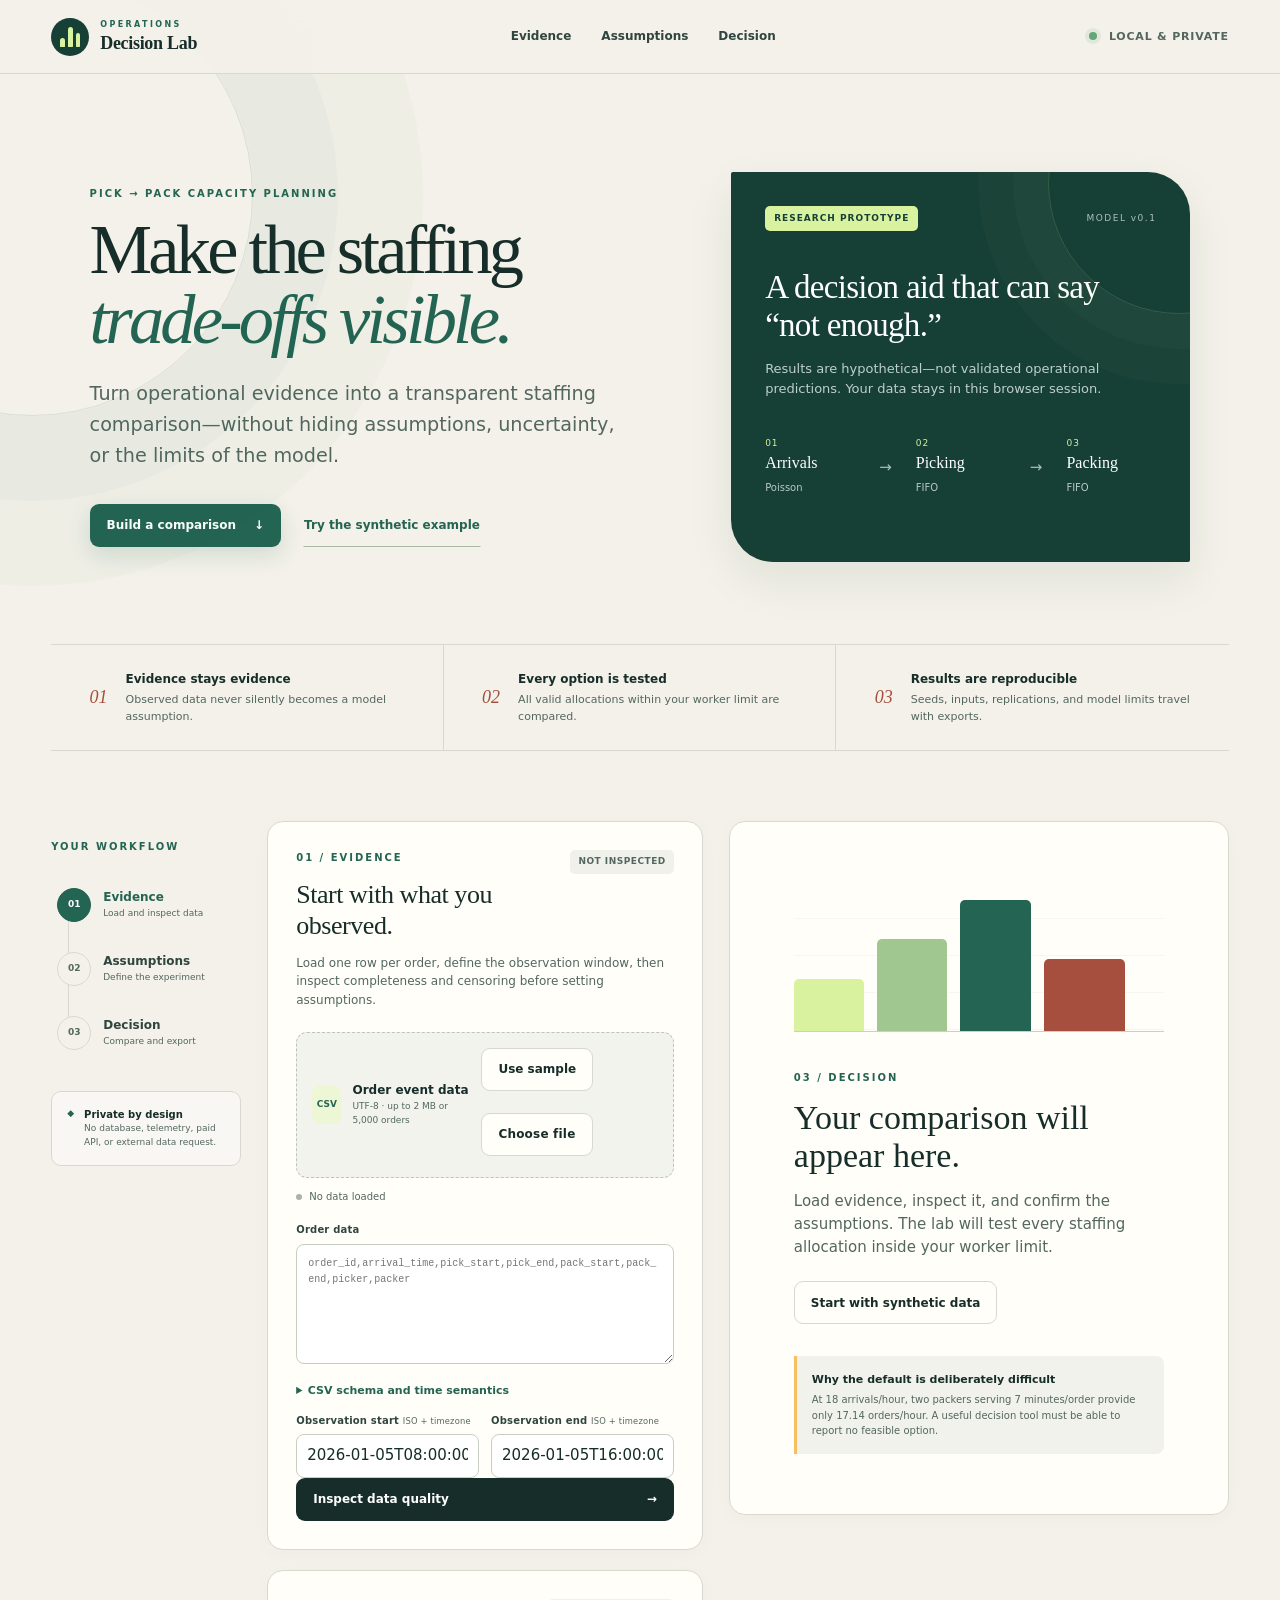
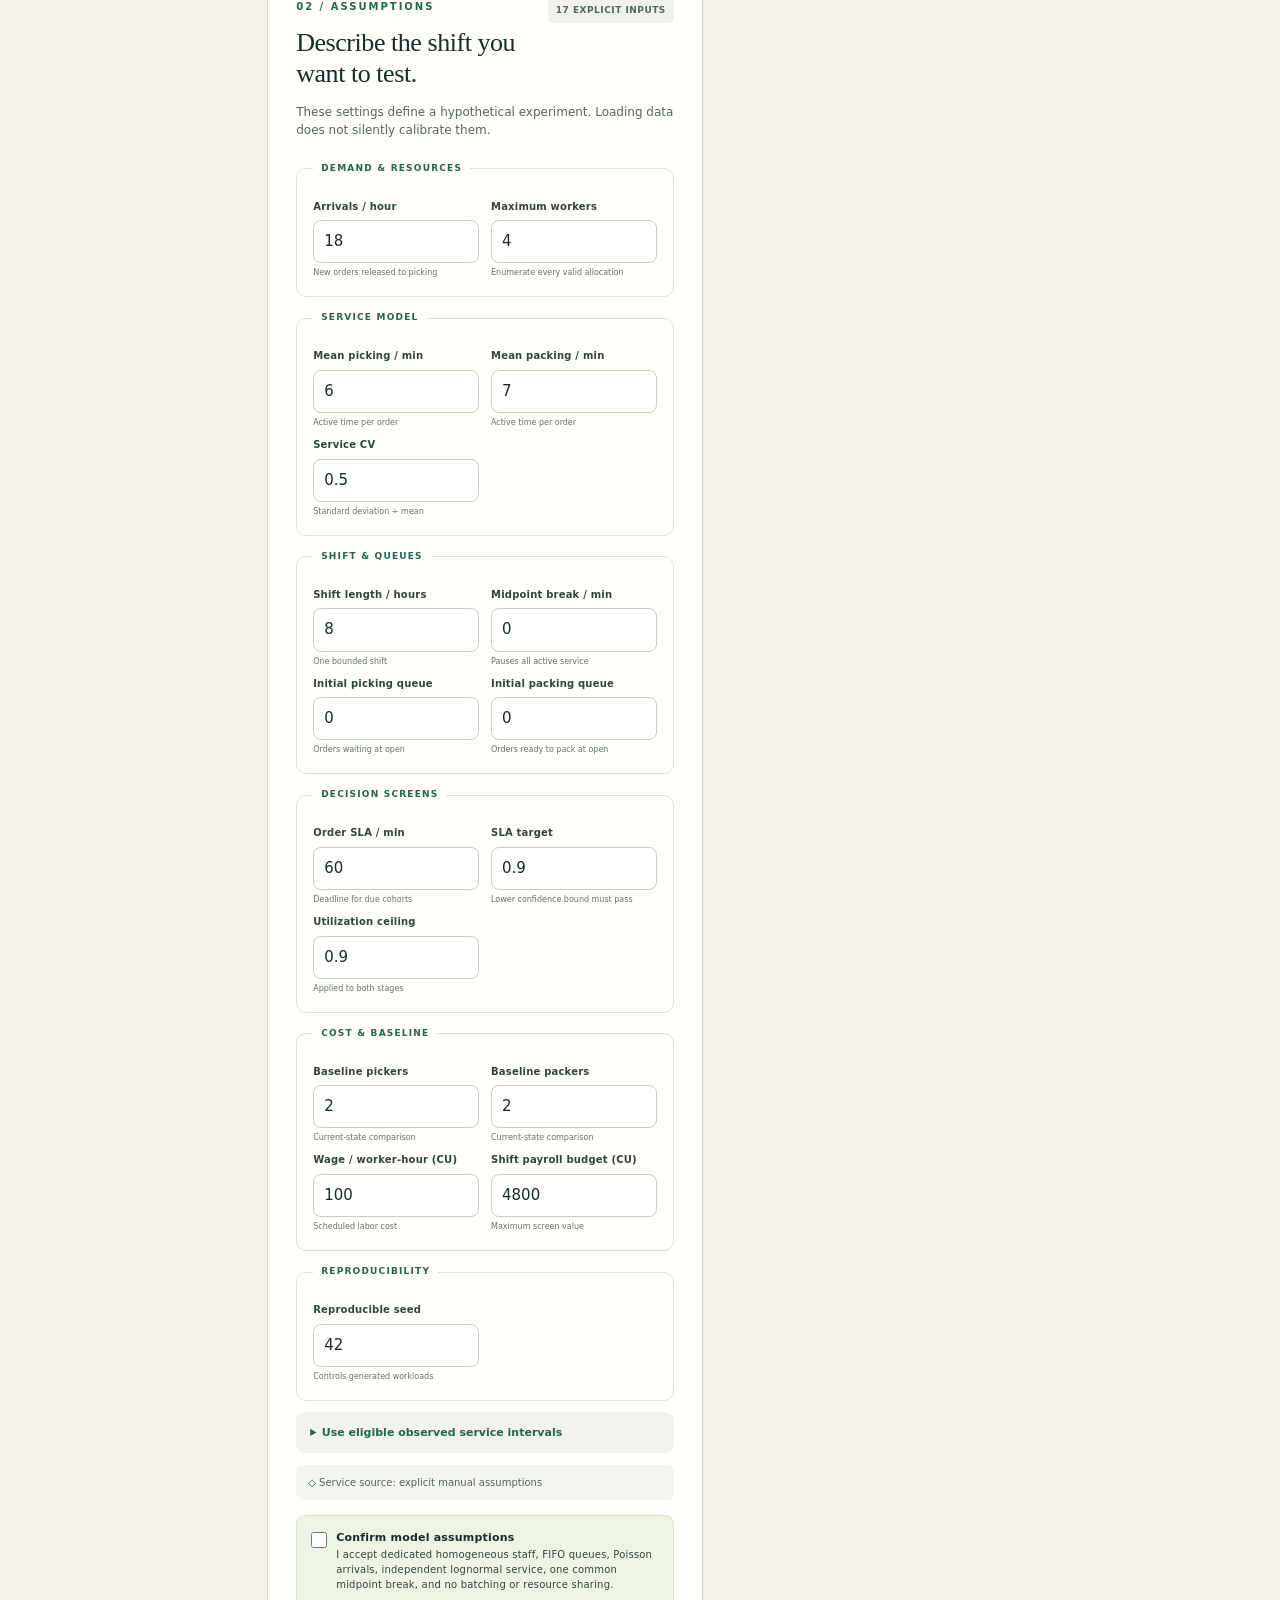
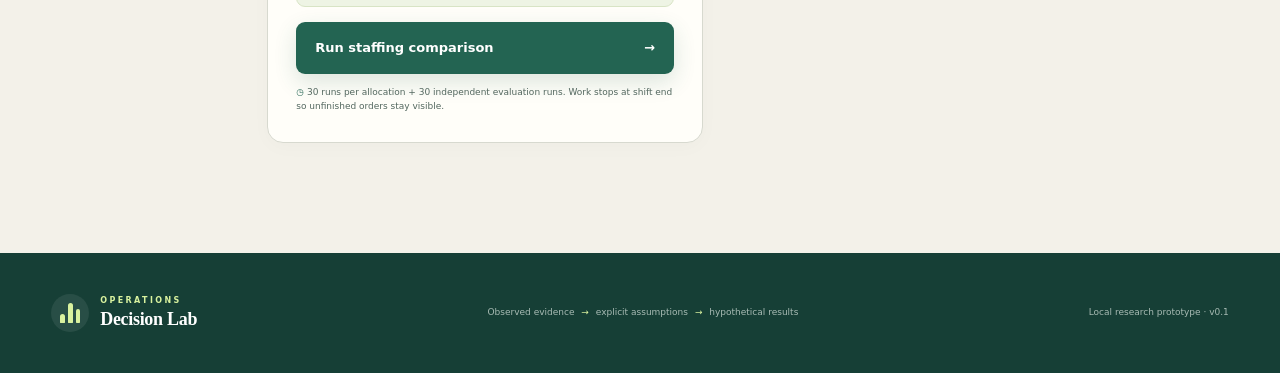
<file: docs/index.html>
<!doctype html>
<html lang="en">
<head>
  <meta charset="utf-8">
  <meta name="viewport" content="width=device-width, initial-scale=1">
  <meta name="description" content="A local, auditable workbench for testing pick-and-pack staffing assumptions.">
  <title>Operations Decision Lab</title>
  <link rel="stylesheet" href="static/style.css">
  <script src="static/static-engine.js" defer></script>
  <script src="static/app.js" defer></script>
</head>
<body>
  <a class="skip" href="#workspace">Skip to workbench</a>
  <header class="site-header">
    <a class="brand" href="/" aria-label="Operations Decision Lab home">
      <span class="brand-mark" aria-hidden="true"><i></i><i></i><i></i></span>
      <span><small>OPERATIONS</small><strong>Decision Lab</strong></span>
    </a>
    <nav aria-label="Page sections"><a href="#evidence">Evidence</a><a href="#assumptions-panel">Assumptions</a><a href="#decision-output">Decision</a></nav>
    <div class="local-status"><span aria-hidden="true"></span> Local &amp; private</div>
  </header>

  <main id="workspace">
    <section class="hero" aria-labelledby="page-title">
      <div class="hero-copy">
        <p class="eyebrow">PICK → PACK CAPACITY PLANNING</p>
        <h1 id="page-title">Make the staffing<br><em>trade-offs visible.</em></h1>
        <p class="lede">Turn operational evidence into a transparent staffing comparison—without hiding assumptions, uncertainty, or the limits of the model.</p>
        <div class="hero-actions"><a class="button primary" href="#evidence">Build a comparison <span aria-hidden="true">↓</span></a><button id="hero-sample" class="button text-button" type="button">Try the synthetic example</button></div>
      </div>
      <aside class="hero-card" aria-label="Model summary">
        <div class="hero-card-top"><span class="status-chip">RESEARCH PROTOTYPE</span><span class="version">MODEL v0.1</span></div>
        <h2>A decision aid that can say “not enough.”</h2>
        <p>Results are hypothetical—not validated operational predictions. Your data stays in this browser session.</p>
        <div class="flow" role="group" aria-label="Modeled workflow"><div><span>01</span><strong>Arrivals</strong><small>Poisson</small></div><b aria-hidden="true">→</b><div><span>02</span><strong>Picking</strong><small>FIFO</small></div><b aria-hidden="true">→</b><div><span>03</span><strong>Packing</strong><small>FIFO</small></div></div>
      </aside>
    </section>

    <section class="trust-strip" aria-label="Product principles">
      <div><span>01</span><p><strong>Evidence stays evidence</strong>Observed data never silently becomes a model assumption.</p></div>
      <div><span>02</span><p><strong>Every option is tested</strong>All valid allocations within your worker limit are compared.</p></div>
      <div><span>03</span><p><strong>Results are reproducible</strong>Seeds, inputs, replications, and model limits travel with exports.</p></div>
    </section>

    <div class="lab-layout">
      <aside class="workflow" aria-label="Comparison progress">
        <p class="eyebrow">YOUR WORKFLOW</p>
        <ol>
          <li id="progress-evidence" class="active"><a href="#evidence"><span>01</span><div><strong>Evidence</strong><small>Load and inspect data</small></div></a></li>
          <li id="progress-assumptions"><a href="#assumptions-panel"><span>02</span><div><strong>Assumptions</strong><small>Define the experiment</small></div></a></li>
          <li id="progress-decision"><a href="#decision-output"><span>03</span><div><strong>Decision</strong><small>Compare and export</small></div></a></li>
        </ol>
        <div class="privacy-note"><span aria-hidden="true">◆</span><p><strong>Private by design</strong>No database, telemetry, paid API, or external data request.</p></div>
      </aside>

      <div class="builder">
        <section class="panel input-panel" id="evidence">
          <div class="panel-heading"><div><p class="section-number">01 / EVIDENCE</p><h2>Start with what you observed.</h2></div><span class="panel-state" id="evidence-state">Not inspected</span></div>
          <p class="panel-intro">Load one row per order, define the observation window, then inspect completeness and censoring before setting assumptions.</p>
          <div class="source-picker"><div class="source-copy"><span class="source-icon" aria-hidden="true">CSV</span><div><strong>Order event data</strong><small>UTF-8 · up to 2 MB or 5,000 orders</small></div></div><div class="button-row"><button id="sample" class="button secondary" type="button">Use sample</button><label class="button secondary file-label" for="file">Choose file<input type="file" id="file" accept=".csv,text/csv"></label></div></div>
          <p id="origin" class="data-origin"><span></span>No data loaded</p>
          <label for="csv">Order data</label>
          <textarea id="csv" rows="6" spellcheck="false" placeholder="order_id,arrival_time,pick_start,pick_end,pack_start,pack_end,picker,packer"></textarea>
          <details><summary>CSV schema and time semantics</summary><p>Required headers: order_id, arrival_time, pick_start, pick_end, pack_start, pack_end. Optional: picker, packer. Use ISO timestamps with offsets. Arrival means release to picking. Blank incomplete stages are allowed; completion-only stages never become active service time.</p></details>
          <div class="field-pair"><div><label for="window_start">Observation start <small>ISO + timezone</small></label><input id="window_start" type="text" value="2026-01-05T08:00:00+00:00"></div><div><label for="window_end">Observation end <small>ISO + timezone</small></label><input id="window_end" type="text" value="2026-01-05T16:00:00+00:00"></div></div>
          <button id="inspect" class="button dark wide" type="button"><span>Inspect data quality</span><span aria-hidden="true">→</span></button>
          <div id="quality" class="quality-report" aria-live="polite"></div>
        </section>

        <section class="panel input-panel" id="assumptions-panel">
          <div class="panel-heading"><div><p class="section-number">02 / ASSUMPTIONS</p><h2>Describe the shift you want to test.</h2></div><span class="panel-state">17 explicit inputs</span></div>
          <p class="panel-intro">These settings define a hypothetical experiment. Loading data does not silently calibrate them.</p>
          <form id="assumptions">
            <div class="fields" id="fields"></div>
            <details class="adoption-card"><summary>Use eligible observed service intervals</summary><p>Only complete, non-overlapping data can supply service means. Arrival rate, variability, backlog, and the calendar remain your assumptions.</p><label class="check"><input id="active" type="checkbox"><span>I confirm the recorded intervals represent uninterrupted active service.</span></label><button id="adopt" type="button" class="button secondary">Adopt inspected means</button></details>
            <p id="service-source" class="service-source"><span aria-hidden="true">◇</span> Service source: explicit manual assumptions</p>
            <label class="check confirmation"><input id="confirm" type="checkbox" required><span><strong>Confirm model assumptions</strong>I accept dedicated homogeneous staff, FIFO queues, Poisson arrivals, independent lognormal service, one common midpoint break, and no batching or resource sharing.</span></label>
            <button id="compare" class="button primary wide compare-button" type="submit"><span>Run staffing comparison</span><span aria-hidden="true">→</span></button>
          </form>
          <p class="run-note"><span aria-hidden="true">◷</span> 30 runs per allocation + 30 independent evaluation runs. Work stops at shift end so unfinished orders stay visible.</p>
        </section>
      </div>

      <section class="output" id="decision-output" aria-label="Decision results">
        <div id="message" role="status" aria-live="polite" hidden></div>
        <div id="empty" class="empty-state">
          <div class="empty-visual" aria-hidden="true"><span></span><span></span><span></span><i></i></div>
          <p class="section-number">03 / DECISION</p><h2>Your comparison will appear here.</h2>
          <p>Load evidence, inspect it, and confirm the assumptions. The lab will test every staffing allocation inside your worker limit.</p>
          <button id="empty-sample" class="button secondary" type="button">Start with synthetic data</button>
          <div class="default-note"><strong>Why the default is deliberately difficult</strong><p>At 18 arrivals/hour, two packers serving 7 minutes/order provide only 17.14 orders/hour. A useful decision tool must be able to report no feasible option.</p></div>
        </div>

        <div id="results" hidden>
          <section class="result-hero panel"><div class="result-status-row"><span id="decision-status" class="decision-status">EVALUATION COMPLETE</span><span>03 / DECISION REPORT</span></div><h2 id="decision"></h2><p id="decision-detail"></p><div class="button-row export-actions"><button id="export-json" class="button light" type="button">Export JSON <span aria-hidden="true">↓</span></button><button id="export-html" class="button light" type="button">Export HTML <span aria-hidden="true">↓</span></button></div><small>Exports contain your submitted CSV. Review before sharing. Links last 10 minutes.</small></section>
          <div id="metrics" class="metrics"></div>
          <section class="panel result-panel"><div class="panel-heading compact"><div><p class="section-number">ALL ALLOCATIONS</p><h2>Staffing comparison</h2></div><span class="panel-state">30 selection runs each</span></div><p class="panel-intro">Nominal capacity by allocation. Passing still depends on the full utilization, payroll, and SLA screens.</p><div id="scenario-visual" class="scenario-visual" role="group" aria-label="Scenario capacity comparison"></div><div class="table-scroll" role="region" aria-label="Detailed staffing comparison" tabindex="0"><table id="scenario-table"><caption>Mean outcomes across 30 simulated shifts</caption><thead><tr><th>Pick / pack</th><th>Capacity / h</th><th>Payroll</th><th>Due SLA</th><th>Unfinished</th><th>Screen</th></tr></thead><tbody></tbody></table></div></section>
          <div class="result-grid"><section class="panel result-panel"><p class="section-number">OUT-OF-SAMPLE CHECK</p><h2>Independent evaluation</h2><p id="evaluation-copy" class="panel-intro"></p><div id="evaluation"></div><p class="fine-print" id="interval-copy"></p></section><section class="panel result-panel"><p class="section-number">CURRENT STATE</p><h2>Baseline process</h2><p id="baseline-copy" class="panel-intro"></p><div id="baseline"></div><p class="fine-print">Utilization uses available worker time. Mean queue includes waiting during breaks.</p></section></div>
          <section class="panel result-panel"><div class="panel-heading compact"><div><p class="section-number">ROBUSTNESS</p><h2>What if the assumptions move?</h2></div><span class="panel-state">Selected staffing fixed</span></div><p class="panel-intro">Each stress test uses 30 separate replications.</p><div id="sensitivity" class="sensitivity-grid"></div></section>
          <section class="panel result-panel limits-panel"><p class="section-number">INTERPRET WITH CARE</p><h2>Model boundaries</h2><ul id="limits"></ul><p id="hash" class="fine-print mono"></p></section>
        </div>
      </section>
    </div>
  </main>

  <footer><div class="brand footer-brand"><span class="brand-mark" aria-hidden="true"><i></i><i></i><i></i></span><span><small>OPERATIONS</small><strong>Decision Lab</strong></span></div><p>Observed evidence <span>→</span> explicit assumptions <span>→</span> hypothetical results</p><p>Local research prototype · v0.1</p></footer>
</body>
</html>
</file>
<file: docs/static/style.css>
:root{--ink:#172d29;--soft:#30453f;--muted:#53675f;--paper:#f3f1e9;--white:#fffef9;--forest:#163f36;--green:#236452;--lime:#d9f29f;--pale:#edf7d6;--coral:#a64f3e;--amber:#f5bf62;--line:#d7d9cf;--danger:#a13f32;--shadow:0 18px 48px rgba(24,48,42,.08);--radius:16px}
*{box-sizing:border-box}html{scroll-behavior:smooth}body{margin:0;background:var(--paper);color:var(--ink);font:15px/1.55 Inter,ui-sans-serif,system-ui,-apple-system,BlinkMacSystemFont,"Segoe UI",sans-serif}button,input,textarea{font:inherit}button,a{-webkit-tap-highlight-color:transparent}
.site-header{height:74px;padding:0 max(4vw,28px);display:flex;align-items:center;justify-content:space-between;gap:24px;background:rgba(243,241,233,.95);border-bottom:1px solid var(--line);position:sticky;top:0;z-index:20;backdrop-filter:blur(14px)}.brand{color:var(--ink);display:inline-flex;align-items:center;gap:11px;text-decoration:none;line-height:1}.brand small{display:block;color:var(--green);font-size:8px;font-weight:800;letter-spacing:2.4px;margin-bottom:5px}.brand strong{display:block;font:600 18px/1 Georgia,serif;letter-spacing:-.3px}.brand-mark{width:38px;height:38px;display:grid;grid-template-columns:repeat(3,1fr);align-items:end;gap:3px;padding:9px;border-radius:50%;background:var(--forest)}.brand-mark i{display:block;background:var(--lime);border-radius:3px 3px 1px 1px}.brand-mark i:nth-child(1){height:45%}.brand-mark i:nth-child(2){height:100%}.brand-mark i:nth-child(3){height:70%}nav{display:flex;gap:30px}nav a{color:var(--soft);font-size:12px;font-weight:700;text-decoration:none}nav a:hover{color:var(--green)}.local-status{color:var(--muted);font-size:11px;font-weight:700;text-transform:uppercase;letter-spacing:.8px}.local-status span{display:inline-block;width:8px;height:8px;margin-right:7px;border-radius:50%;background:#62a777;box-shadow:0 0 0 4px rgba(98,167,119,.12)}
main{max-width:1600px;margin:auto;padding:0 max(4vw,28px) 90px}.hero{min-height:570px;display:grid;grid-template-columns:minmax(0,1.08fr) minmax(420px,.92fr);gap:clamp(50px,8vw,130px);align-items:center;padding:75px 3vw 60px;position:relative}.hero::before{content:"";width:440px;height:440px;position:absolute;left:-240px;top:-100px;border-radius:50%;border:1px solid rgba(35,100,82,.13);box-shadow:0 0 0 85px rgba(35,100,82,.025),0 0 0 170px rgba(35,100,82,.02);pointer-events:none}.eyebrow,.section-number{margin:0 0 13px;color:var(--green);font-size:10px;font-weight:850;letter-spacing:2px}h1{max-width:760px;margin:0;font:500 clamp(48px,5.5vw,82px)/.99 Georgia,"Times New Roman",serif;letter-spacing:-3.8px}h1 em{color:var(--green);font-weight:500}.lede{max-width:630px;margin:25px 0 0;color:var(--muted);font-size:clamp(16px,1.5vw,20px);line-height:1.6}.hero-actions{display:flex;align-items:center;gap:22px;margin-top:32px}.button{min-height:43px;padding:11px 16px;display:inline-flex;align-items:center;justify-content:center;gap:18px;border:1px solid transparent;border-radius:9px;cursor:pointer;font-size:12px;font-weight:800;text-decoration:none;transition:transform .18s,background .18s,border-color .18s,box-shadow .18s}.button:hover{transform:translateY(-1px)}.button:disabled{cursor:wait;opacity:.62;transform:none}.primary{background:var(--green);color:white;box-shadow:0 8px 22px rgba(35,100,82,.16)}.primary:hover{background:var(--forest);box-shadow:0 10px 25px rgba(35,100,82,.22)}.secondary{color:var(--ink);background:var(--white);border-color:var(--line)}.secondary:hover{border-color:#aeb8ac;background:#fafbf5}.dark{background:var(--ink);color:white}.dark:hover{background:var(--green)}.light{background:rgba(255,255,255,.11);border-color:rgba(255,255,255,.25);color:white}.light:hover{background:rgba(255,255,255,.18)}.text-button{padding-left:0;padding-right:0;color:var(--green);background:transparent;border-bottom:1px solid #a9b9a4;border-radius:0}.wide{width:100%;justify-content:space-between}
.hero-card{min-height:390px;padding:34px;color:white;background:var(--forest);border-radius:2px 42px 2px 42px;box-shadow:var(--shadow);position:relative;overflow:hidden}.hero-card::after{content:"";width:260px;height:260px;position:absolute;right:-120px;top:-120px;border:1px solid rgba(217,242,159,.16);border-radius:50%;box-shadow:0 0 0 35px rgba(217,242,159,.025),0 0 0 70px rgba(217,242,159,.02)}.hero-card-top{display:flex;justify-content:space-between;align-items:center}.status-chip{padding:6px 9px;color:var(--forest);background:var(--lime);border-radius:5px;font-size:9px;font-weight:900;letter-spacing:1px}.version{color:#adc2ba;font-size:9px;letter-spacing:1.5px}.hero-card h2{max-width:430px;margin:38px 0 15px;font:500 33px/1.13 Georgia,serif;letter-spacing:-.7px}.hero-card>p{max-width:470px;color:#bed0ca;font-size:13px}.flow{margin-top:38px;display:flex;align-items:center;justify-content:space-between;gap:12px}.flow div{min-width:90px}.flow span{display:block;color:var(--lime);font-size:9px;letter-spacing:1px}.flow strong{display:block;margin:3px 0;font:500 16px Georgia,serif}.flow small{color:#b8cbc4;font-size:10px}.flow b{color:#a9beb6;font-weight:400}
.trust-strip{margin:0 0 70px;display:grid;grid-template-columns:repeat(3,1fr);border-top:1px solid var(--line);border-bottom:1px solid var(--line)}.trust-strip>div{min-height:105px;display:flex;align-items:center;gap:18px;padding:24px 3vw;border-right:1px solid var(--line)}.trust-strip>div:last-child{border-right:0}.trust-strip span{color:var(--coral);font:italic 18px Georgia,serif}.trust-strip p{margin:0;color:var(--muted);font-size:11px}.trust-strip strong{display:block;margin-bottom:3px;color:var(--ink);font-size:12px}
.lab-layout{display:grid;grid-template-columns:190px minmax(390px,510px) minmax(500px,1fr);gap:26px;align-items:start}.workflow{position:sticky;top:104px;padding:18px 0}.workflow ol{list-style:none;padding:0;margin:24px 0 32px;position:relative}.workflow ol::before{content:"";width:1px;position:absolute;top:24px;bottom:24px;left:17px;background:var(--line)}.workflow li{position:relative;margin-bottom:12px}.workflow a{padding:9px 6px;display:flex;align-items:center;gap:12px;color:var(--muted);text-decoration:none;border-radius:10px}.workflow a>span{width:34px;height:34px;flex:0 0 34px;display:grid;place-items:center;color:var(--muted);background:var(--paper);border:1px solid var(--line);border-radius:50%;font-size:9px;font-weight:850;z-index:1}.workflow strong{display:block;color:var(--soft);font-size:12px}.workflow small{display:block;font-size:9px}.workflow li.active a>span{color:white;background:var(--green);border-color:var(--green)}.workflow li.complete a>span{color:var(--forest);background:var(--lime);border-color:var(--lime);font-size:0}.workflow li.complete a>span::before{content:"✓";font-size:11px}.workflow li.active strong{color:var(--green)}.privacy-note{padding:15px;display:flex;gap:10px;color:var(--muted);background:rgba(255,255,255,.45);border:1px solid var(--line);border-radius:10px;font-size:9px}.privacy-note span{color:var(--green)}.privacy-note p{margin:0}.privacy-note strong{display:block;color:var(--ink);font-size:10px}
.panel,.empty-state{margin-bottom:20px;background:var(--white);border:1px solid var(--line);border-radius:var(--radius);box-shadow:0 4px 20px rgba(24,48,42,.025)}.input-panel{padding:28px;scroll-margin-top:95px}.panel-heading{display:flex;justify-content:space-between;gap:20px;align-items:flex-start}.panel-heading h2,.result-panel>h2{margin:0;font:500 26px/1.2 Georgia,serif;letter-spacing:-.45px}.panel-state{flex:0 0 auto;padding:5px 8px;color:var(--muted);background:#f0f1eb;border-radius:5px;font-size:9px;font-weight:800;letter-spacing:.5px;text-transform:uppercase}.panel-state.success{color:#245f49;background:#e2f0dc}.panel-intro{margin:13px 0 22px;color:var(--muted);font-size:12px}.source-picker{padding:15px;display:flex;align-items:center;justify-content:space-between;gap:12px;background:#f2f3ed;border:1px dashed #bdc5ba;border-radius:11px}.source-copy{display:flex;align-items:center;gap:11px}.source-copy strong,.source-copy small{display:block}.source-copy strong{font-size:12px}.source-copy small{color:var(--muted);font-size:9px}.source-icon{width:39px;height:39px;display:grid;place-items:center;color:var(--green);background:var(--pale);border-radius:8px;font-size:9px;font-weight:900}.button-row{display:flex;flex-wrap:wrap;gap:8px}.data-origin{margin:11px 0 18px;color:var(--muted);font-size:10px}.data-origin span{width:6px;height:6px;display:inline-block;margin-right:7px;background:#aab2aa;border-radius:50%}.data-origin.loaded span{background:#61a476}label{display:block;margin:14px 0 6px;color:var(--soft);font-size:10px;font-weight:800;letter-spacing:.2px}label small{color:var(--muted);font-weight:500}input,textarea{width:100%;color:var(--ink);background:#fff;border:1px solid #c9cec5;border-radius:8px;outline:none}input{min-height:41px;padding:9px 10px}textarea{padding:11px;resize:vertical;font:10px/1.6 ui-monospace,SFMono-Regular,Menlo,monospace}input:hover,textarea:hover{border-color:#aab5aa}input:focus,textarea:focus{border-color:var(--green);box-shadow:0 0 0 3px rgba(35,100,82,.1)}input[type=file]{position:absolute;width:1px;height:1px;opacity:0;pointer-events:none}.field-pair{display:grid;grid-template-columns:1fr 1fr;gap:12px}details{margin-top:11px;color:var(--muted);font-size:11px}summary{cursor:pointer;color:var(--green);font-weight:750}details p{margin:9px 0}.quality-report{margin-top:17px}.quality-report:empty{margin:0}.quality-report h3{margin:0 0 8px;font:500 18px Georgia,serif}.quality-grid{display:grid;grid-template-columns:1fr 1fr;gap:8px}.quality-stat{padding:11px;background:#f1f3ec;border-radius:7px}.quality-stat span,.quality-stat strong{display:block}.quality-stat span{color:var(--muted);font-size:9px}.quality-stat strong{margin-top:2px;font-size:13px}.quality-report ul{padding:0;margin:10px 0 0;list-style:none}.quality-report li{padding:8px 10px 8px 27px;margin-top:5px;color:#73521e;background:#fff5dc;border-radius:6px;font-size:10px;position:relative}.quality-report li::before{content:"!";position:absolute;left:10px;font-weight:900}
.fields{display:grid;gap:14px}.assumption-group{margin:0;padding:16px;display:grid;grid-template-columns:1fr 1fr;gap:0 12px;border:1px solid #e0e1da;border-radius:10px}.assumption-group legend{padding:0 8px;color:var(--green);font-size:9px;font-weight:900;letter-spacing:1.2px}.assumption-group label{margin-top:7px}.field-help{min-height:13px;margin:4px 0 0;color:#62736c;font-size:8px;line-height:1.4}.adoption-card{padding:12px 14px;background:#f2f3ed;border-radius:9px}.check{display:flex;align-items:flex-start;gap:9px;font-weight:500;line-height:1.5}.check input{width:16px;min-width:16px;min-height:16px;margin:2px 0 0;accent-color:var(--green)}.adoption-card .button{margin-top:8px}.service-source{padding:10px 12px;margin:12px 0;color:var(--muted);background:#f4f5f0;border-radius:7px;font-size:10px}.service-source span{color:var(--green)}.confirmation{margin:15px 0;padding:14px;background:#eef4e4;border:1px solid #d8e4c5;border-radius:9px}.confirmation strong{display:block;color:var(--ink);font-size:11px}.compare-button{min-height:52px;padding:14px 18px;font-size:13px}.run-note{margin:12px 0 0;color:var(--muted);font-size:9px}.run-note span{color:var(--green)}
.output{min-width:0;scroll-margin-top:95px}.empty-state{min-height:600px;padding:60px clamp(30px,5vw,70px);display:flex;flex-direction:column;justify-content:center;align-items:flex-start;overflow:hidden;position:relative}.empty-visual{width:100%;max-width:420px;height:150px;margin-bottom:38px;display:flex;align-items:end;gap:13px;border-bottom:1px solid #cbd0c7;position:relative}.empty-visual::before{content:"";position:absolute;inset:0;background:repeating-linear-gradient(to bottom,transparent 0,transparent 36px,rgba(23,45,41,.07) 37px)}.empty-visual span{width:19%;z-index:1;background:var(--lime);border-radius:5px 5px 0 0}.empty-visual span:nth-child(1){height:35%}.empty-visual span:nth-child(2){height:62%;background:#9fc78f}.empty-visual span:nth-child(3){height:88%;background:var(--green)}.empty-visual i{width:22%;height:48%;z-index:1;background:var(--coral);border-radius:5px 5px 0 0}.empty-state h2{max-width:500px;margin:0;font:500 34px/1.12 Georgia,serif}.empty-state>p:not(.section-number){max-width:540px;color:var(--muted)}.empty-state>.button{margin-top:7px}.default-note{max-width:560px;margin-top:32px;padding:15px;background:#f1f2ec;border-left:3px solid var(--amber);border-radius:0 8px 8px 0;font-size:10px}.default-note strong{font-size:11px}.default-note p{margin:4px 0 0;color:var(--muted)}.progress,.error{margin-bottom:14px;padding:13px 15px;border-radius:9px;font-size:11px;font-weight:700}.progress{color:#245a48;background:#e3efdd;border:1px solid #cce0c2}.progress.busy::before{content:"";width:10px;height:10px;display:inline-block;margin-right:9px;border:2px solid rgba(35,100,82,.25);border-top-color:var(--green);border-radius:50%;animation:spin .8s linear infinite}.error{color:#842f27;background:#fbe7e2;border:1px solid #efc9c1}
.result-hero{padding:32px;color:white;background:var(--forest);border:0;border-radius:3px 26px 3px 26px}.result-status-row{display:flex;justify-content:space-between;align-items:center;color:#b4c8c1;font-size:9px;letter-spacing:1.3px}.decision-status{color:var(--forest);background:var(--lime);padding:5px 8px;border-radius:4px;font-weight:900}.decision-status.negative{color:#4d261f;background:#f3a894}.result-hero h2{max-width:590px;margin:29px 0 12px;font:500 37px/1.08 Georgia,serif}.result-hero>p{max-width:650px;color:#bed0ca;font-size:12px}.export-actions{margin:24px 0 12px}.result-hero>small{color:#afc2bb;font-size:9px}.metrics{display:grid;grid-template-columns:repeat(4,1fr);gap:9px;margin-bottom:20px}.metric{padding:17px 14px;background:var(--white);border:1px solid var(--line);border-radius:11px}.metric b{display:block;font:500 24px/1.1 Georgia,serif}.metric span{display:block;margin-top:5px;color:var(--muted);font-size:9px}.result-panel{padding:25px}.compact h2{font-size:23px}.scenario-visual{margin:20px 0 24px;padding:16px;background:#f3f4ee;border-radius:9px}.scenario-bar{display:grid;grid-template-columns:70px 1fr 70px;gap:10px;align-items:center;margin:9px 0;font-size:10px}.scenario-bar strong{font-size:10px}.scenario-bar>span{color:var(--muted);text-align:right}.scenario-bar meter{width:100%;height:11px;appearance:none;background:#dfe4db;border:0;border-radius:9px}.scenario-bar meter::-webkit-meter-bar{background:#dfe4db;border:0;border-radius:9px}.scenario-bar meter::-webkit-meter-optimum-value{background:var(--green);border-radius:9px}.scenario-bar meter::-moz-meter-bar{background:var(--green);border-radius:9px}.scenario-bar.selected meter::-webkit-meter-optimum-value{background:var(--coral)}.scenario-bar.selected meter::-moz-meter-bar{background:var(--coral)}.table-scroll{overflow-x:auto}table{width:100%;border-collapse:collapse;font-size:10px}caption{padding-bottom:9px;color:var(--muted);text-align:left;font-size:9px}th{color:var(--muted);background:#f2f3ed;font-size:8px;text-align:left;text-transform:uppercase;letter-spacing:.6px}th,td{padding:10px 8px;border-bottom:1px solid #e2e3dc;vertical-align:top}.screen-badge{display:inline-block;padding:4px 6px;border-radius:4px;font-size:8px;font-weight:850}.screen-badge.pass{color:#28644c;background:#e4f1dd}.screen-badge.fail{color:#8a3b30;background:#f9e7e2}.result-grid{display:grid;grid-template-columns:1fr 1fr;gap:18px}.detail-row{padding:10px 0;display:flex;justify-content:space-between;gap:12px;border-bottom:1px solid #e6e7e0;font-size:10px}.detail-row span{color:var(--muted)}.detail-row strong{text-align:right;font-weight:750}.fine-print{margin:13px 0 0;color:var(--muted);font-size:8px;line-height:1.55}.sensitivity-grid{display:grid;grid-template-columns:repeat(3,1fr);gap:9px}.sensitivity-card{min-width:0;padding:13px;background:#f2f3ed;border-radius:8px}.sensitivity-card strong{display:block;margin-bottom:7px;font-size:10px}.sensitivity-card span{display:block;color:var(--muted);font-size:9px}.sensitivity-card em{display:inline-block;margin-top:7px;color:var(--danger);font-size:8px;font-style:normal;font-weight:800;text-transform:uppercase}.sensitivity-card em.pass{color:var(--green)}.limits-panel ul{columns:2;column-gap:28px;padding-left:17px;color:var(--muted);font-size:10px}.limits-panel li{break-inside:avoid;margin-bottom:8px}.mono{overflow-wrap:anywhere;font-family:ui-monospace,monospace}
footer{min-height:120px;padding:32px max(4vw,28px);display:flex;align-items:center;justify-content:space-between;gap:30px;color:#a8bbb4;background:var(--forest);font-size:9px}.footer-brand{color:white}.footer-brand small{color:var(--lime)}.footer-brand .brand-mark{background:rgba(255,255,255,.08)}footer p{margin:0}footer p span{color:var(--lime);margin:0 4px}:focus-visible{outline:3px solid var(--amber);outline-offset:3px}.skip{position:absolute;left:-10000px}.skip:focus{left:15px;top:15px;padding:10px;color:var(--ink);background:white;z-index:100}[hidden]{display:none!important}@keyframes spin{to{transform:rotate(360deg)}}
@media(max-width:1250px){.lab-layout{grid-template-columns:165px minmax(370px,460px) minmax(460px,1fr);gap:18px}.metrics{grid-template-columns:1fr 1fr}.source-picker{align-items:flex-start;flex-direction:column}.hero{grid-template-columns:1fr 1fr;gap:50px}}
@media(max-width:1020px){.site-header nav{display:none}.hero{min-height:auto;padding:60px 0;grid-template-columns:1fr}.hero-copy{max-width:760px}.hero-card{min-height:350px}.lab-layout{grid-template-columns:minmax(330px,.8fr) minmax(450px,1.2fr)}.workflow{display:none}.trust-strip>div{padding:20px}}
@media(max-width:760px){.site-header{height:64px;padding:0 18px}.local-status{font-size:0}.local-status span{margin:0}.brand strong{font-size:16px}main{padding:0 14px 60px}.hero{padding:44px 4px}.hero::before{display:none}h1{font-size:clamp(43px,13vw,62px);letter-spacing:-2.7px}.lede{font-size:16px}.hero-actions{align-items:flex-start;flex-direction:column;gap:12px}.hero-card{min-height:360px;padding:25px;border-radius:2px 28px 2px 28px}.hero-card h2{font-size:28px}.flow{gap:6px}.flow div{min-width:0}.flow strong{font-size:13px}.trust-strip{grid-template-columns:1fr;margin-bottom:35px}.trust-strip>div{min-height:80px;border-right:0;border-bottom:1px solid var(--line)}.trust-strip>div:last-child{border-bottom:0}.lab-layout{display:block}.input-panel,.result-panel{padding:20px}.panel-heading{display:block}.panel-heading .panel-state{display:inline-block;margin-top:11px}.field-pair,.result-grid,.sensitivity-grid{grid-template-columns:1fr}.assumption-group{grid-template-columns:1fr}.field-pair{gap:0}.empty-state{min-height:480px;padding:35px 22px}.empty-visual{height:110px;margin-bottom:28px}.empty-state h2{font-size:29px}.metrics{grid-template-columns:1fr 1fr}.metric b{font-size:21px}.scenario-bar{grid-template-columns:55px 1fr 55px}.limits-panel ul{columns:1}.result-hero{padding:25px}.result-hero h2{font-size:31px}footer{align-items:flex-start;flex-direction:column}}
@media(prefers-reduced-motion:reduce){html{scroll-behavior:auto}*,*::before,*::after{animation:none!important;transition:none!important}}
</file>
